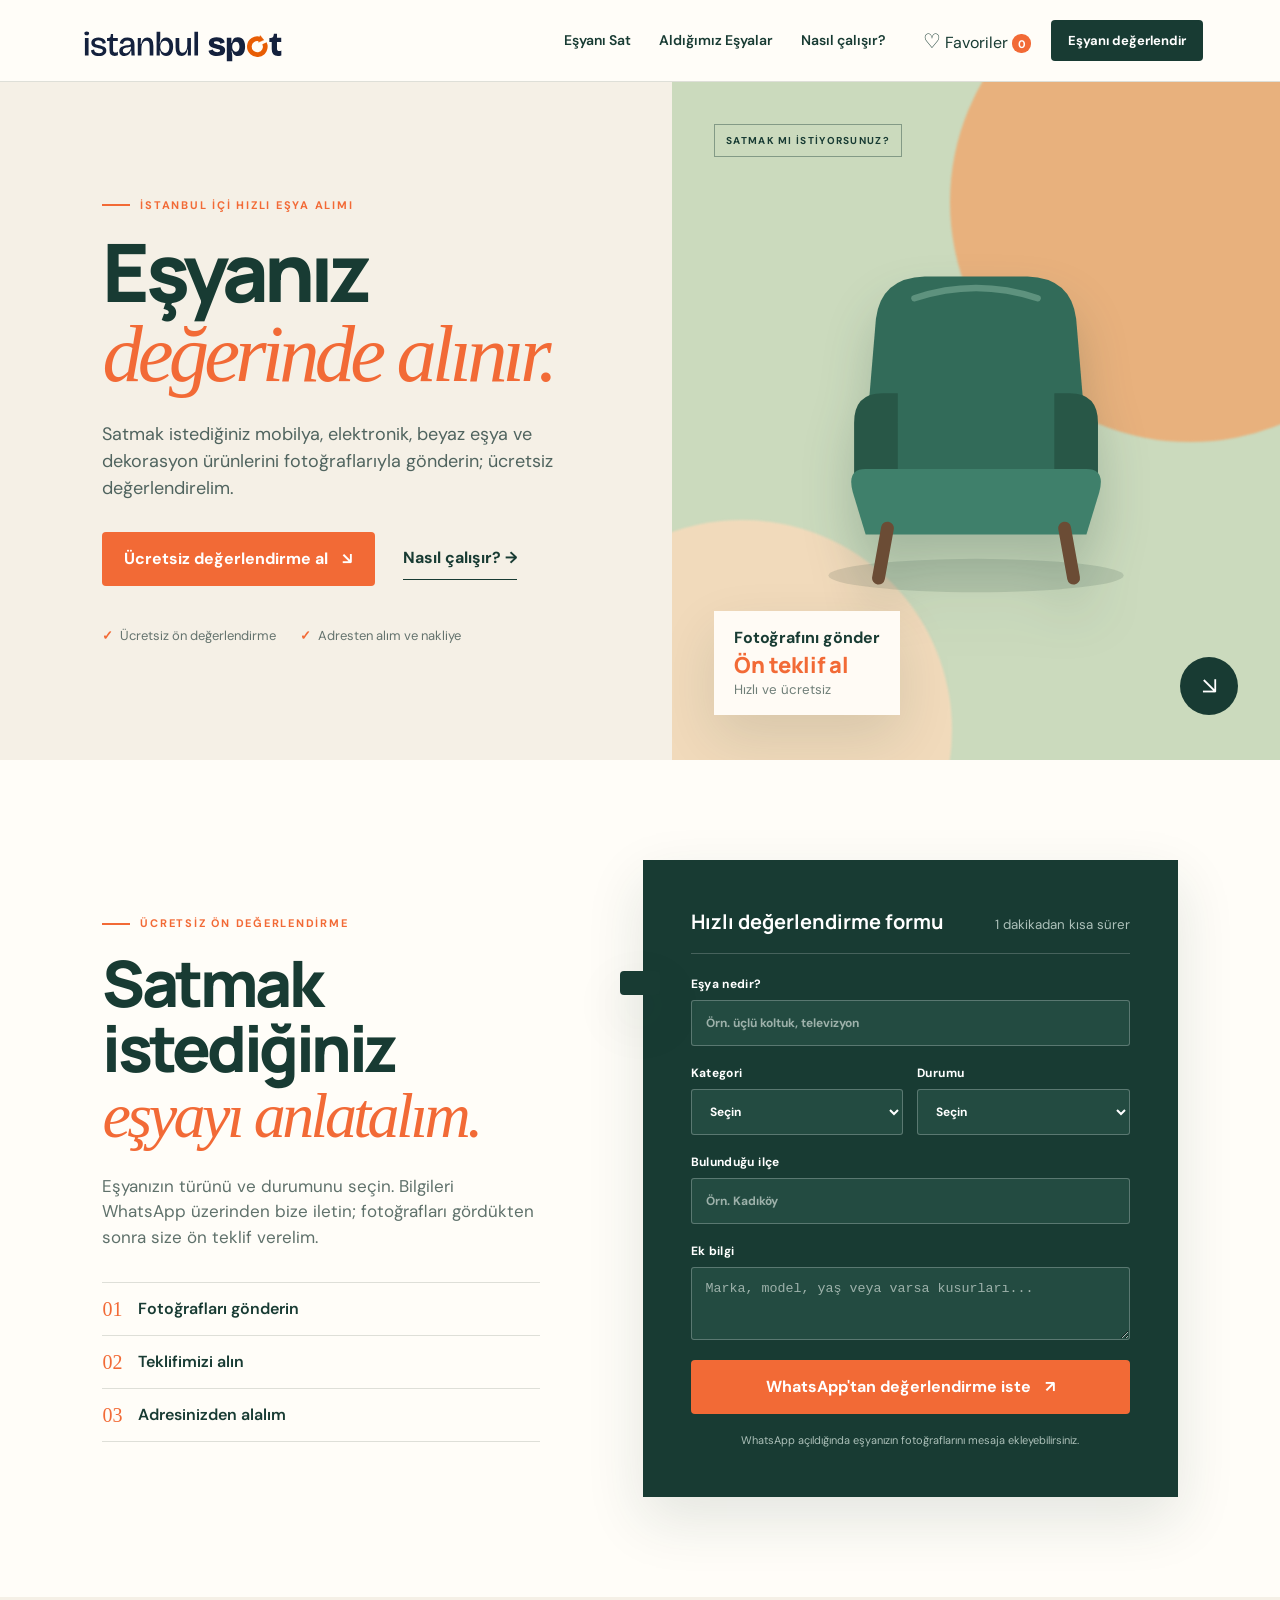
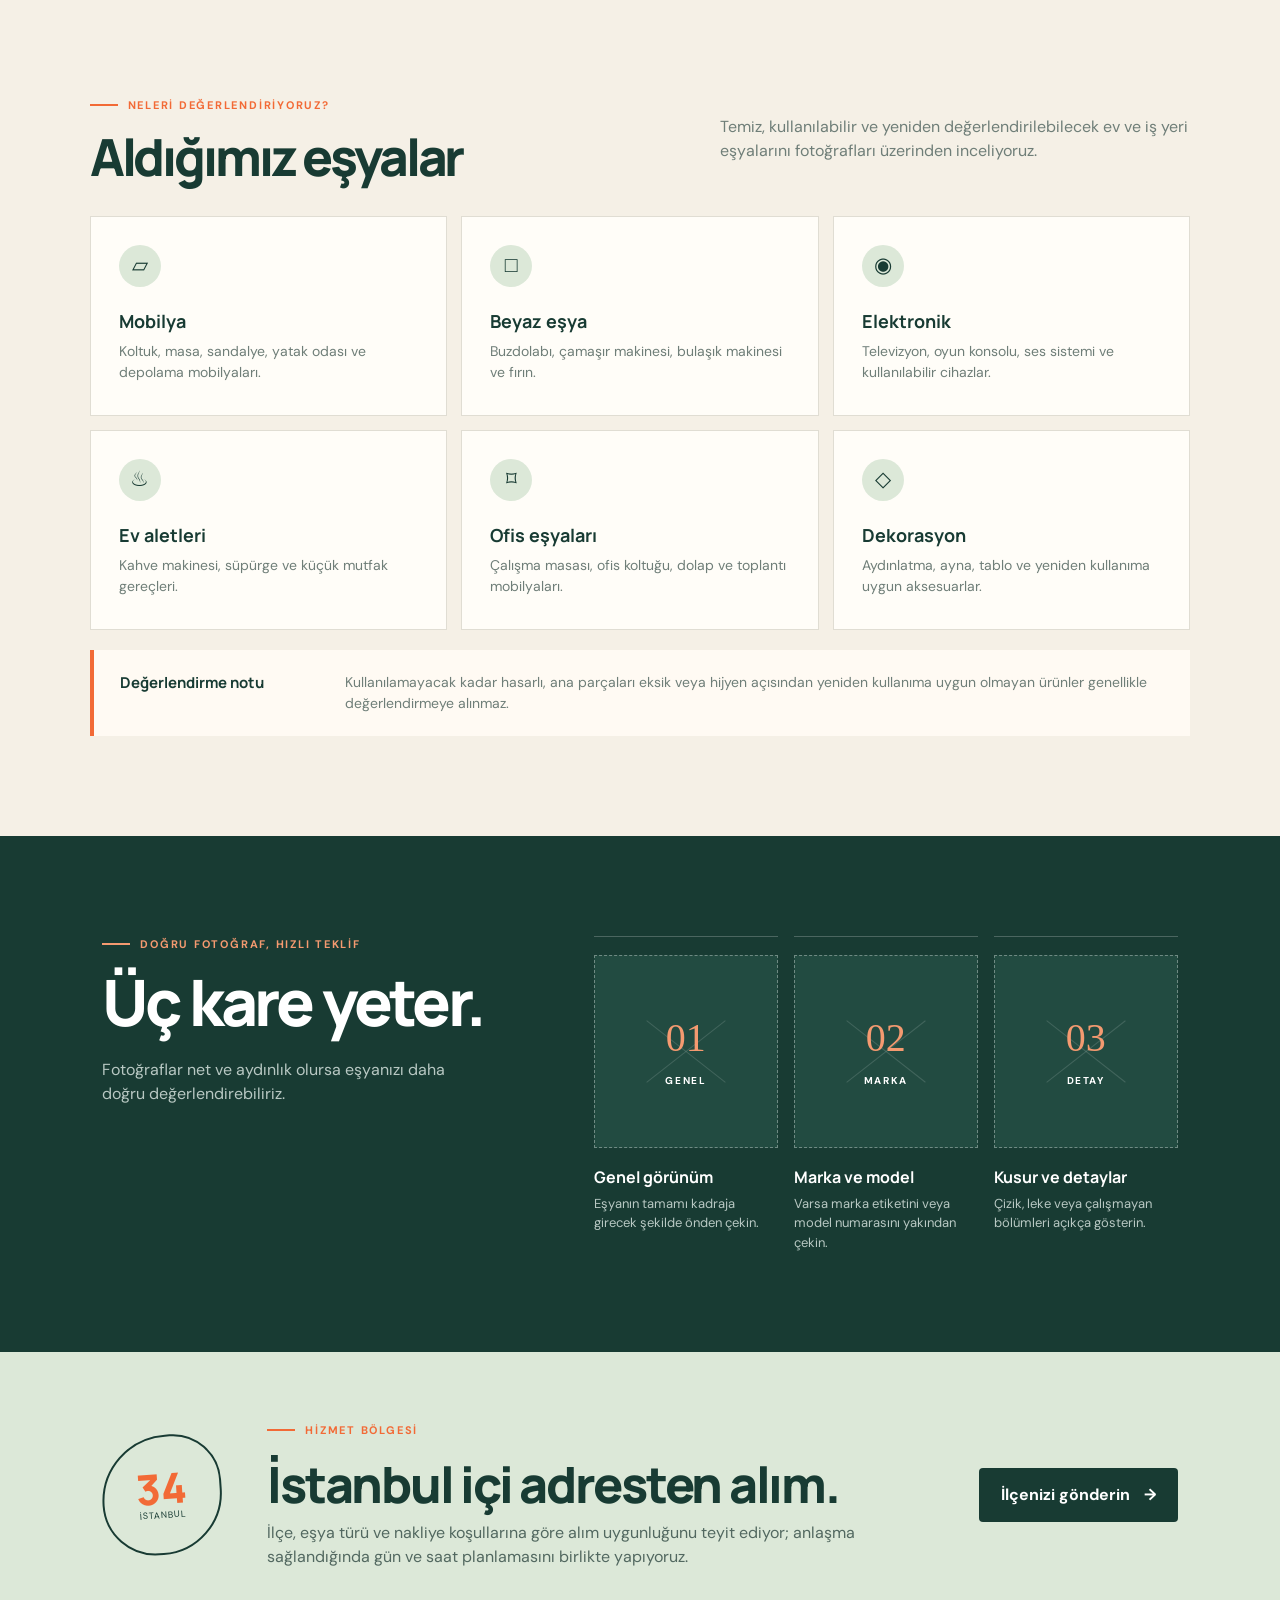
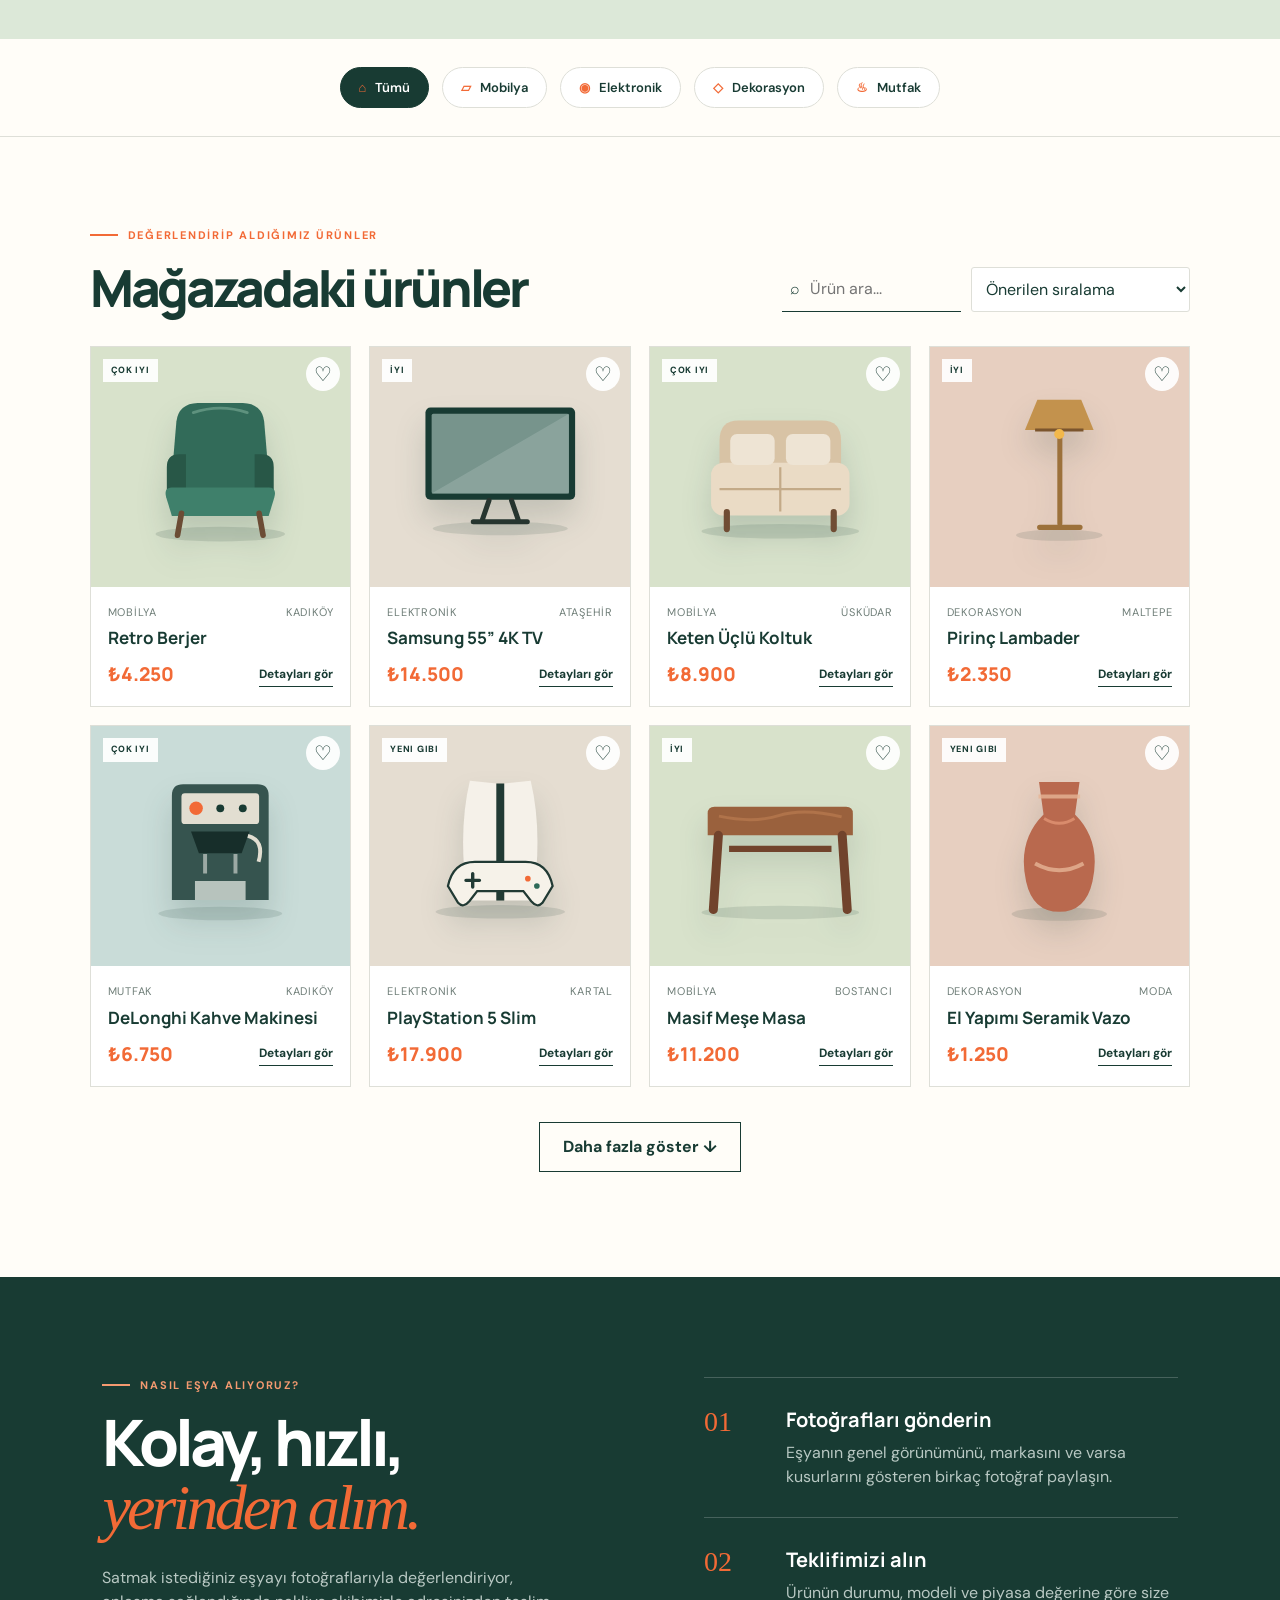
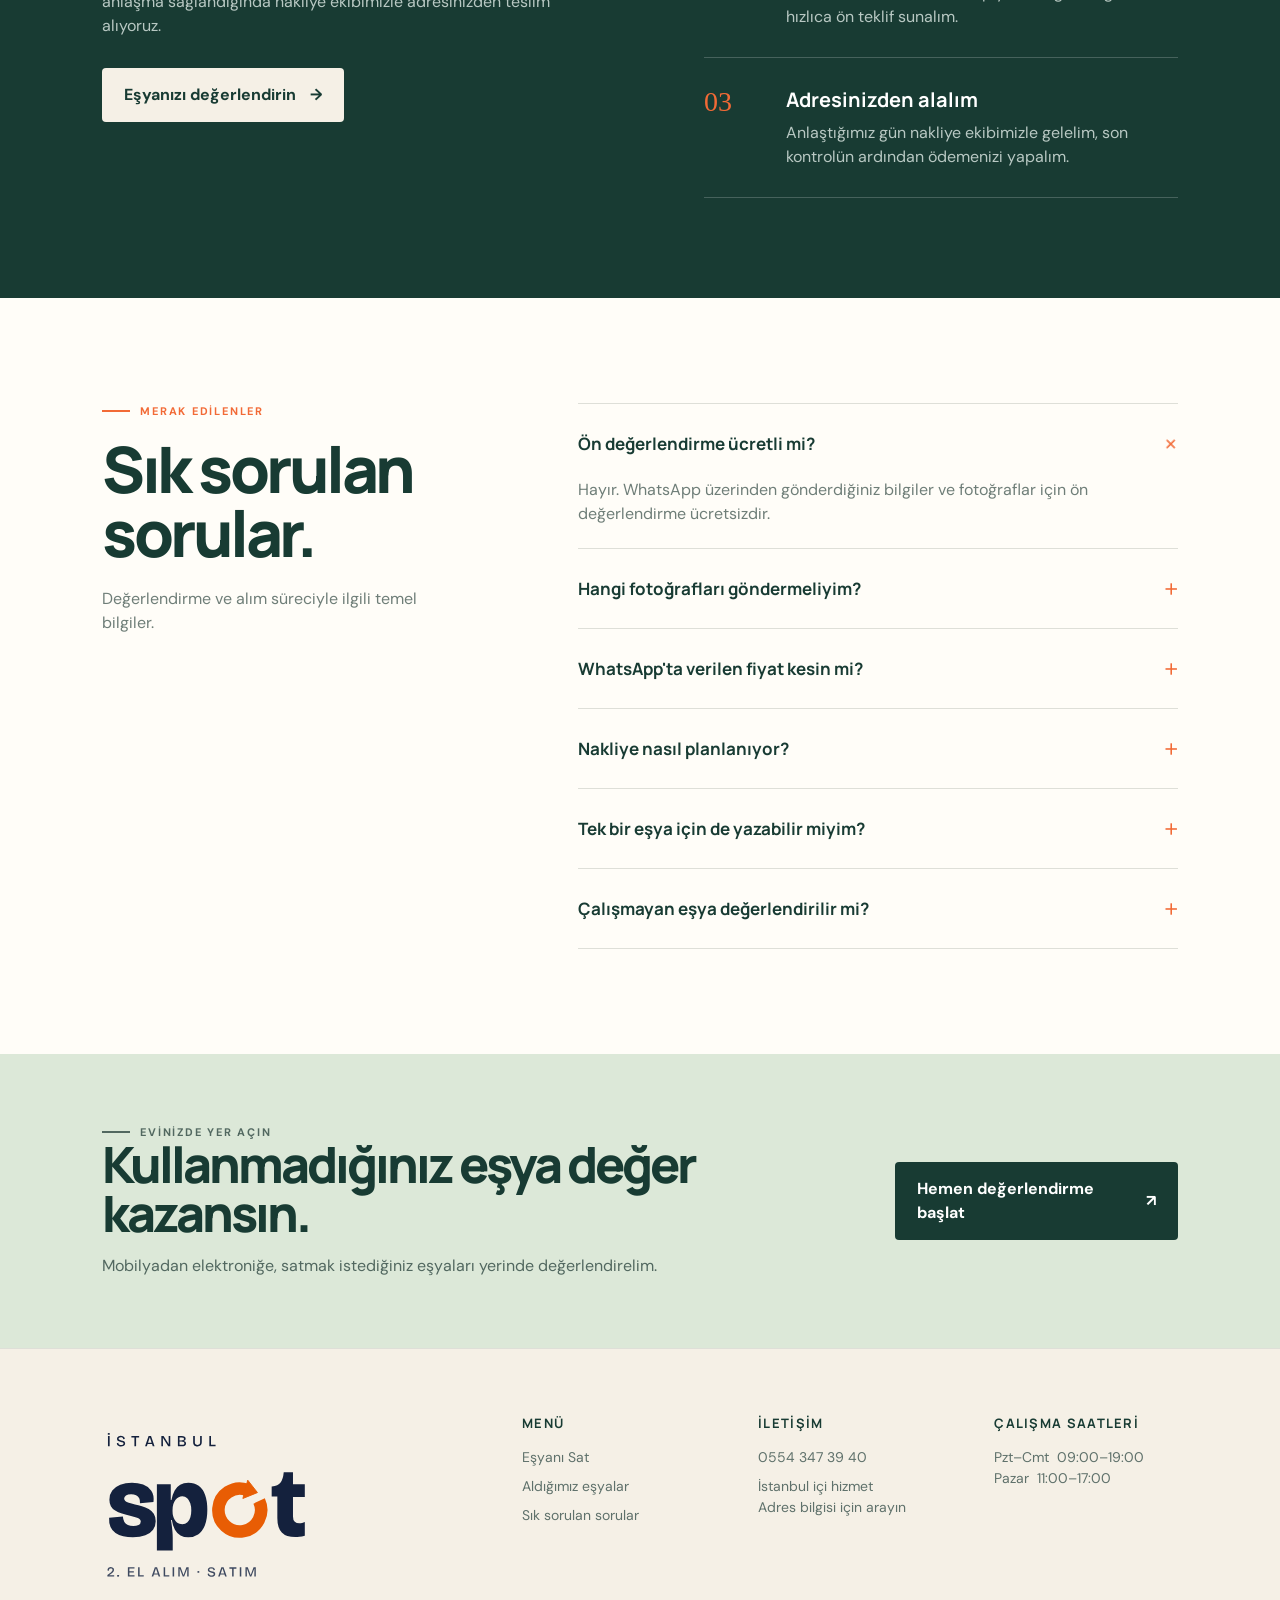
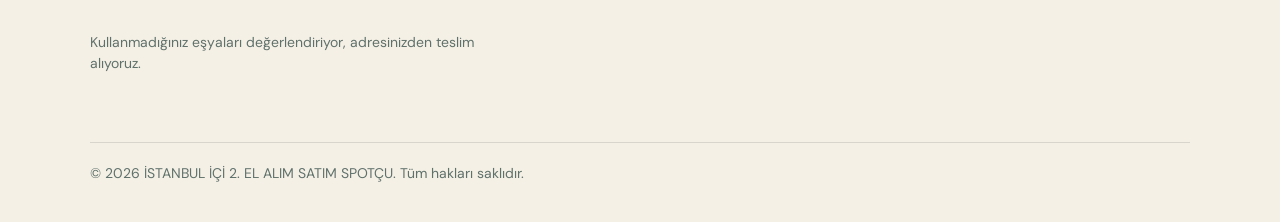
<file: index.html>
<!doctype html>
<html lang="tr">
<head>
  <meta charset="utf-8">
  <meta name="viewport" content="width=device-width, initial-scale=1">
  <meta name="description" content="İstanbul içinde ikinci el mobilya, elektronik ve ev eşyalarınızı yerinden değerlendiriyor, uygun bulunan ürünleri nakit alıyoruz.">
  <meta name="theme-color" content="#173c33">
  <meta property="og:title" content="İSTANBUL İÇİ 2. EL ALIM SATIM SPOTÇU">
  <meta property="og:description" content="Satmak istediğiniz eşyaları fotoğraflarıyla gönderin; ücretsiz ön değerlendirme alın.">
  <meta property="og:type" content="website">
  <meta property="og:url" content="https://xn--istanbulii2eleyaalmsatm-59b37pea64j.com/">
  <meta property="og:image" content="https://xn--istanbulii2eleyaalmsatm-59b37pea64j.com/paylasim-onizleme.png">
  <meta property="og:image:width" content="1200">
  <meta property="og:image:height" content="630">
  <meta property="og:image:type" content="image/png">
  <meta property="og:image:alt" content="İstanbul Spot - İkinci el eşyanız adresinizden alınır">
  <meta name="twitter:card" content="summary_large_image">
  <meta name="twitter:title" content="İSTANBUL İÇİ 2. EL ALIM SATIM SPOTÇU">
  <meta name="twitter:description" content="Satmak istediğiniz eşyaları fotoğraflarıyla gönderin; ücretsiz ön değerlendirme alın.">
  <meta name="twitter:image" content="https://xn--istanbulii2eleyaalmsatm-59b37pea64j.com/paylasim-onizleme.png">
  <link rel="canonical" href="https://xn--istanbulii2eleyaalmsatm-59b37pea64j.com/">
  <title>İSTANBUL İÇİ 2. EL ALIM SATIM SPOTÇU | Eşyanız değerinde alınır</title>
  <link rel="icon" href="[data-uri]" type="image/svg+xml">
  <link rel="preconnect" href="https://fonts.googleapis.com">
  <link rel="preconnect" href="https://fonts.gstatic.com" crossorigin>
  <link href="https://fonts.googleapis.com/css2?family=DM+Sans:wght@400;500;600;700&family=Manrope:wght@600;700;800&display=swap" rel="stylesheet">
  <style>
:root{--ink:#183b33;--ink-2:#245248;--cream:#f5f0e6;--paper:#fffdf8;--orange:#f26a36;--orange-dark:#d85225;--sage:#dce8d8;--muted:#6f7e78;--line:#dedfd8;--white:#fff;--shadow:0 22px 55px rgba(24,59,51,.12)}
*{box-sizing:border-box}html{scroll-behavior:smooth}body{margin:0;background:var(--paper);color:var(--ink);font-family:"DM Sans",sans-serif;line-height:1.5}button,input,select{font:inherit}button,a{tap-highlight-color:transparent}a{color:inherit;text-decoration:none}.site-header{height:82px;display:flex;align-items:center;gap:32px;padding:0 clamp(24px,6vw,92px);border-bottom:1px solid var(--line);background:rgba(255,253,248,.93);backdrop-filter:blur(15px);position:sticky;top:0;z-index:50}.brand{display:flex;align-items:center;gap:10px;font-family:Manrope,sans-serif;font-size:20px;font-weight:600;white-space:nowrap}.brand strong{color:var(--orange)}.brand-mark{display:grid;place-items:center;width:34px;height:34px;border-radius:50% 50% 50% 14%;background:var(--ink);color:var(--cream);font-weight:800;transform:rotate(-8deg)}.main-nav{display:flex;gap:28px;margin-left:auto}.main-nav a{font-size:14px;font-weight:600}.main-nav a:hover{color:var(--orange)}.header-actions{display:flex;align-items:center;gap:14px}.favorites-button{border:0;background:transparent;color:var(--ink);cursor:pointer}.favorites-button span{font-size:20px}.favorites-button b{display:inline-grid;place-items:center;min-width:19px;height:19px;padding:0 5px;border-radius:9px;background:var(--orange);color:white;font-size:11px}.button{display:inline-flex;align-items:center;justify-content:center;gap:14px;border:0;border-radius:4px;padding:15px 22px;font-weight:700;cursor:pointer;transition:.2s transform,.2s background}.button:hover{transform:translateY(-2px)}.button-small{padding:11px 17px;font-size:13px}.button-dark{background:var(--ink);color:white}.button-dark:hover{background:var(--ink-2)}.button-accent{background:var(--orange);color:white}.button-accent:hover{background:var(--orange-dark)}.menu-button{display:none;margin-left:auto;border:0;background:transparent;font-size:25px;color:var(--ink)}
.hero{min-height:630px;display:grid;grid-template-columns:1.05fr .95fr;background:var(--cream);overflow:hidden}.hero-copy{padding:clamp(70px,9vw,130px) clamp(28px,8vw,125px)}.eyebrow{display:flex;align-items:center;gap:10px;margin:0 0 18px;text-transform:uppercase;letter-spacing:.16em;font-weight:700;font-size:11px;color:var(--orange)}.eyebrow span{width:28px;height:2px;background:currentColor}.hero h1,.section-heading h2,.why-section h2,.sell-banner h2{font:800 clamp(48px,6.3vw,90px)/.98 Manrope,sans-serif;letter-spacing:-.06em;margin:0}.hero h1 em,.why-section h2 em{font-family:Georgia,serif;font-weight:400;color:var(--orange)}.hero-lead{font-size:18px;max-width:550px;color:#50645f;margin:28px 0 30px}.hero-actions{display:flex;align-items:center;gap:28px}.text-link{font-weight:700;border-bottom:1px solid var(--ink);padding:9px 0}.trust-row{display:flex;gap:24px;margin-top:40px;font-size:13px;color:#64736e}.trust-row b{color:var(--orange);margin-right:4px}.hero-showcase{position:relative;min-height:630px;background:#cbdabd;overflow:hidden;display:flex;align-items:center;justify-content:center}.blob{position:absolute;border-radius:50%;filter:blur(1px)}.blob-one{width:480px;height:480px;background:#e8b17d;right:-150px;top:-120px}.blob-two{width:420px;height:420px;background:#f1dabb;left:-140px;bottom:-180px}.showcase-tag{position:absolute;top:42px;left:42px;padding:8px 11px;border:1px solid rgba(24,59,51,.4);font-size:10px;letter-spacing:.13em;font-weight:700}.hero-product{position:relative;width:min(76%,520px);filter:drop-shadow(0 30px 25px rgba(24,59,51,.22));z-index:2}.price-card{position:absolute;z-index:3;left:42px;bottom:45px;background:rgba(255,253,248,.95);padding:15px 20px;box-shadow:var(--shadow);display:grid}.price-card span{font-weight:700}.price-card strong{font:800 22px Manrope;color:var(--orange)}.price-card small{color:var(--muted)}.round-link{position:absolute;right:42px;bottom:45px;width:58px;height:58px;border:0;border-radius:50%;background:var(--ink);color:white;font-size:24px;cursor:pointer;z-index:3}.category-strip{display:flex;justify-content:center;gap:13px;padding:28px 24px;border-bottom:1px solid var(--line);overflow:auto}.category-pill{display:flex;align-items:center;gap:9px;background:white;border:1px solid var(--line);border-radius:99px;padding:10px 18px;white-space:nowrap;color:var(--ink);font-size:13px;font-weight:600;cursor:pointer}.category-pill span{color:var(--orange)}.category-pill.active,.category-pill:hover{background:var(--ink);color:white;border-color:var(--ink)}
.products-section{padding:90px clamp(24px,7vw,110px) 105px}.section-heading{display:flex;align-items:flex-end;justify-content:space-between;gap:25px;margin-bottom:34px}.section-heading h2{font-size:clamp(38px,4vw,58px)}.product-tools{display:flex;gap:10px}.search-box{display:flex;align-items:center;gap:8px;border-bottom:1px solid var(--ink);padding:8px}.search-box input{border:0;outline:0;background:transparent;width:145px;color:var(--ink)}select{border:1px solid var(--line);background:white;padding:10px;border-radius:3px;color:var(--ink)}.product-grid{display:grid;grid-template-columns:repeat(4,1fr);gap:18px}.product-card{background:white;border:1px solid var(--line);overflow:hidden;transition:.25s transform,.25s box-shadow}.product-card:hover{transform:translateY(-5px);box-shadow:var(--shadow)}.product-image{height:240px;position:relative;display:grid;place-items:center;overflow:hidden;cursor:pointer}.product-image svg{width:78%;height:78%;filter:drop-shadow(0 18px 15px rgba(24,59,51,.16));transition:.3s transform}.product-card:hover .product-image svg{transform:scale(1.04)}.product-photo{width:100%;height:100%;object-fit:cover;display:block}.product-image.mobilya{background:#d8e2cb}.product-image.elektronik{background:#e5ddd1}.product-image.dekorasyon{background:#e7cfc0}.product-image.mutfak{background:#c9dcd8}.condition{position:absolute;z-index:2;top:12px;left:12px;padding:5px 8px;background:rgba(255,255,255,.92);font-size:9px;font-weight:800;letter-spacing:.08em}.favorite-toggle{position:absolute;z-index:2;top:10px;right:10px;width:34px;height:34px;border:0;border-radius:50%;background:rgba(255,255,255,.92);font-size:20px;color:var(--ink);cursor:pointer}.favorite-toggle.active{background:var(--orange);color:white}.product-info{padding:17px 17px 19px}.product-meta{display:flex;justify-content:space-between;color:var(--muted);font-size:11px;text-transform:uppercase;letter-spacing:.07em}.product-info h3{font:700 17px Manrope;margin:6px 0 12px}.product-bottom{display:flex;align-items:center;justify-content:space-between}.product-bottom strong{font:800 19px Manrope;color:var(--orange)}.details-button{border:0;border-bottom:1px solid var(--ink);background:transparent;color:var(--ink);font-size:12px;font-weight:700;cursor:pointer;padding:3px 0}.load-more{display:block;margin:35px auto 0;border:1px solid var(--ink);background:transparent;color:var(--ink);padding:12px 23px;font-weight:700;cursor:pointer}.load-more:hover{background:var(--ink);color:white}.empty-state{text-align:center;padding:50px;color:var(--muted)}
.why-section{display:grid;grid-template-columns:1fr 1fr;background:var(--ink);color:white;padding:100px clamp(24px,8vw,125px);gap:clamp(50px,10vw,150px)}.eyebrow.light{color:#f49a70}.why-section h2{font-size:clamp(42px,5vw,68px)}.why-intro>p:not(.eyebrow){color:#b8c8c3;max-width:520px;margin:26px 0 30px}.button-cream{background:var(--cream);color:var(--ink)}.process-list article{display:grid;grid-template-columns:62px 1fr;gap:20px;border-top:1px solid rgba(255,255,255,.2);padding:28px 0}.process-list article:last-child{border-bottom:1px solid rgba(255,255,255,.2)}.process-list article>span{font:400 28px Georgia;color:var(--orange)}.process-list h3{font:700 20px Manrope;margin:0 0 8px}.process-list p{margin:0;color:#b8c8c3}.sell-banner{display:flex;align-items:center;justify-content:space-between;gap:30px;background:var(--sage);padding:70px clamp(24px,8vw,125px)}.sell-banner h2{font-size:clamp(32px,4vw,50px)}.sell-banner p{color:#526860;margin-bottom:0}footer{display:grid;grid-template-columns:2fr repeat(3,1fr);gap:40px;padding:65px clamp(24px,7vw,110px) 30px;background:#112e28;color:#d9e3df}footer h3{font:700 13px Manrope;text-transform:uppercase;letter-spacing:.1em;color:white;margin:0 0 15px}footer a,footer p{display:block;color:#9fb2ac;margin:0 0 8px;font-size:14px}.footer-brand p{margin-top:18px}.copyright{grid-column:1/-1;border-top:1px solid rgba(255,255,255,.12);padding-top:20px;margin-top:20px!important}
dialog{width:min(880px,92vw);border:0;padding:0;background:var(--paper);color:var(--ink);box-shadow:0 25px 90px rgba(0,0,0,.3)}dialog::backdrop{background:rgba(10,30,25,.72);backdrop-filter:blur(4px)}.dialog-close{position:absolute;z-index:5;top:14px;right:14px;width:40px;height:40px;border:0;border-radius:50%;background:white;font-size:25px;cursor:pointer}.dialog-layout{display:grid;grid-template-columns:1fr 1fr}.dialog-visual{min-height:460px;display:grid;place-items:center}.dialog-visual svg{width:80%;filter:drop-shadow(0 25px 18px rgba(24,59,51,.18))}.dialog-copy{padding:60px 45px}.dialog-copy .eyebrow{margin-bottom:12px}.dialog-copy h2{font:800 36px/1.1 Manrope;margin:0 0 12px}.dialog-price{font:800 30px Manrope;color:var(--orange);margin:15px 0}.dialog-description{color:var(--muted)}.specs{display:grid;grid-template-columns:1fr 1fr;border-top:1px solid var(--line);border-bottom:1px solid var(--line);margin:22px 0;padding:17px 0;gap:14px}.specs span{font-size:12px;color:var(--muted)}.specs b{display:block;color:var(--ink);font-size:14px}.dialog-actions{display:flex;gap:10px}.toast{position:fixed;left:50%;bottom:25px;z-index:100;transform:translate(-50%,120px);background:var(--ink);color:white;padding:12px 20px;border-radius:4px;box-shadow:var(--shadow);transition:.3s transform}.toast.show{transform:translate(-50%,0)}
@media(max-width:1000px){.main-nav{display:none}.product-grid{grid-template-columns:repeat(2,1fr)}.hero{grid-template-columns:1fr}.hero-showcase{min-height:520px}.why-section{grid-template-columns:1fr}.header-actions .favorites-button{display:none}}
@media(max-width:680px){.site-header{height:70px;padding:0 18px}.menu-button{display:block}.header-actions .button{display:none}.main-nav.open{position:absolute;display:grid;top:70px;left:0;right:0;background:var(--paper);padding:22px;border-bottom:1px solid var(--line);margin:0}.hero-copy{padding:65px 24px}.hero h1{font-size:52px}.hero-lead{font-size:16px}.hero-actions{align-items:flex-start;flex-direction:column;gap:15px}.trust-row{flex-direction:column;gap:8px}.hero-showcase{min-height:430px}.showcase-tag{top:25px;left:22px}.price-card{left:22px;bottom:24px}.round-link{right:22px;bottom:24px}.category-strip{justify-content:flex-start}.products-section{padding:65px 18px}.section-heading{align-items:flex-start;flex-direction:column}.product-tools{width:100%;flex-direction:column}.search-box input{width:100%}.product-grid{grid-template-columns:1fr 1fr;gap:10px}.product-image{height:180px}.product-info{padding:13px}.product-info h3{font-size:14px}.product-bottom{align-items:flex-start;flex-direction:column;gap:6px}.why-section{padding:70px 24px}.sell-banner{align-items:flex-start;flex-direction:column;padding:55px 24px}footer{grid-template-columns:1fr 1fr}.footer-brand{grid-column:1/-1}.dialog-layout{grid-template-columns:1fr}.dialog-visual{min-height:260px}.dialog-copy{padding:35px 24px}.dialog-copy h2{font-size:28px}}
@media(max-width:420px){.product-grid{grid-template-columns:1fr}.product-image{height:260px}}
.brand-logo{width:52px;height:52px;object-fit:cover;border-radius:50%;box-shadow:0 0 0 2px rgba(224,170,75,.35);flex:0 0 auto}.footer-brand .brand-logo{width:72px;height:72px}button,a{-webkit-tap-highlight-color:transparent}

.valuation-section{display:grid;grid-template-columns:.9fr 1.1fr;gap:clamp(45px,8vw,120px);padding:100px clamp(24px,8vw,125px);background:#fffdf8;align-items:center}.valuation-copy h2{font:800 clamp(40px,5vw,68px)/1.02 Manrope,sans-serif;letter-spacing:-.055em;margin:0}.valuation-copy h2 em{font-family:Georgia,serif;font-weight:400;color:var(--orange)}.valuation-copy>p:not(.eyebrow){color:#5f716b;max-width:560px;margin:25px 0 32px;font-size:17px}.valuation-highlights{display:grid;gap:0;border-top:1px solid var(--line)}.valuation-highlights span{display:flex;align-items:center;gap:16px;padding:14px 0;border-bottom:1px solid var(--line);font-weight:600}.valuation-highlights b{font:400 20px Georgia;color:var(--orange)}.valuation-form{background:var(--ink);color:white;padding:clamp(28px,4vw,48px);box-shadow:var(--shadow);display:grid;gap:18px}.form-title{display:flex;align-items:end;justify-content:space-between;gap:15px;border-bottom:1px solid rgba(255,255,255,.2);padding-bottom:18px;margin-bottom:3px}.form-title span{font:700 20px Manrope}.form-title small,.form-note{color:#acc0b9}.valuation-form label{display:grid;gap:7px;font-size:12px;font-weight:700;letter-spacing:.03em}.valuation-form input,.valuation-form select,.valuation-form textarea{width:100%;border:1px solid rgba(255,255,255,.25);background:#234b41;color:white;padding:13px 14px;border-radius:3px;outline:none;resize:vertical}.valuation-form input::placeholder,.valuation-form textarea::placeholder{color:#9db1aa}.valuation-form input:focus,.valuation-form select:focus,.valuation-form textarea:focus{border-color:var(--orange)}.valuation-form select option{color:#183b33;background:white}.form-row{display:grid;grid-template-columns:1fr 1fr;gap:14px}.valuation-form .button{margin-top:2px}.form-note{font-size:11px;text-align:center}.round-link{display:grid;place-items:center}
.site-header>.brand{font-size:15px}.footer-brand .brand{font-size:16px}

@media(max-width:1000px){.valuation-section{grid-template-columns:1fr}.valuation-copy{max-width:700px}}
@media(max-width:680px){.valuation-section{padding:70px 24px}.form-row{grid-template-columns:1fr}.valuation-form{padding:28px 20px}.form-title{align-items:flex-start;flex-direction:column}.brand{font-size:15px;gap:7px}.brand-logo{width:44px;height:44px}.site-header{gap:10px}}

.accepted-section{padding:100px clamp(24px,7vw,110px);background:#f5f0e6}.accepted-heading{align-items:center}.section-intro{max-width:470px;color:var(--muted);margin:0}.accepted-grid{display:grid;grid-template-columns:repeat(3,1fr);gap:14px}.accepted-grid article{background:var(--paper);padding:28px;border:1px solid #e0ddd3;min-height:200px;transition:.2s transform,.2s box-shadow}.accepted-grid article:hover{transform:translateY(-4px);box-shadow:var(--shadow)}.accepted-icon{display:grid;place-items:center;width:42px;height:42px;border-radius:50%;background:var(--sage);color:var(--ink);font-size:21px}.accepted-grid h3{font:700 18px Manrope;margin:22px 0 8px}.accepted-grid p{color:var(--muted);margin:0;font-size:14px}.not-accepted{display:grid;grid-template-columns:200px 1fr;gap:25px;margin-top:20px;padding:22px 26px;border-left:4px solid var(--orange);background:#fffaf3}.not-accepted strong{font:700 15px Manrope}.not-accepted p{margin:0;color:var(--muted);font-size:14px}
.photo-guide{display:grid;grid-template-columns:.8fr 1.2fr;gap:clamp(45px,8vw,120px);padding:100px clamp(24px,8vw,125px);background:#183b33;color:white}.photo-guide-title h2{font:800 clamp(42px,5vw,68px)/1 Manrope;margin:0;letter-spacing:-.05em}.photo-guide-title>p:last-child{color:#b8c8c3;max-width:420px;margin-top:24px}.photo-steps{display:grid;grid-template-columns:repeat(3,1fr);gap:16px}.photo-steps article{border-top:1px solid rgba(255,255,255,.22);padding-top:18px}.photo-frame{aspect-ratio:1/1.05;border:1px dashed rgba(255,255,255,.35);background:#224b41;display:flex;flex-direction:column;align-items:center;justify-content:center;gap:12px;position:relative;overflow:hidden}.photo-frame:before,.photo-frame:after{content:"";position:absolute;width:55%;height:1px;background:rgba(255,255,255,.14);transform:rotate(38deg)}.photo-frame:after{transform:rotate(-38deg)}.photo-frame span{font:400 40px Georgia;color:#f49a70;z-index:1}.photo-frame b{font-size:10px;letter-spacing:.16em;z-index:1}.photo-steps h3{font:700 16px Manrope;margin:18px 0 6px}.photo-steps p{color:#b8c8c3;font-size:13px;margin:0}.service-area{display:grid;grid-template-columns:auto 1fr auto;align-items:center;gap:45px;padding:70px clamp(24px,8vw,125px);background:var(--sage)}.area-mark{width:120px;height:120px;border:2px solid var(--ink);border-radius:58% 42% 54% 46%;display:grid;place-items:center;align-content:center;transform:rotate(-4deg)}.area-mark span{font:800 42px/1 Manrope;color:var(--orange)}.area-mark small{font-size:9px;letter-spacing:.12em}.service-area h2{font:800 clamp(30px,4vw,50px)/1.08 Manrope;letter-spacing:-.045em;margin:0 0 10px}.service-area p:not(.eyebrow){color:#526860;margin:0;max-width:670px}
.faq-section{display:grid;grid-template-columns:.75fr 1.25fr;gap:clamp(45px,9vw,140px);padding:105px clamp(24px,8vw,125px);background:var(--paper)}.faq-heading{position:sticky;top:120px;align-self:start}.faq-heading h2{font:800 clamp(42px,5vw,68px)/1 Manrope;letter-spacing:-.055em;margin:0}.faq-heading>p:last-child{color:var(--muted);margin-top:22px}.faq-list{border-top:1px solid var(--line)}.faq-list details{border-bottom:1px solid var(--line);padding:0}.faq-list summary{display:flex;justify-content:space-between;align-items:center;gap:20px;list-style:none;cursor:pointer;padding:22px 0;font:700 17px Manrope}.faq-list summary::-webkit-details-marker{display:none}.faq-list summary span{font:400 25px Manrope;color:var(--orange);transition:.2s transform}.faq-list details[open] summary span{transform:rotate(45deg)}.faq-list details p{color:var(--muted);margin:-5px 40px 22px 0;max-width:650px}.mobile-action-bar{display:none}
@media(max-width:1000px){.accepted-grid{grid-template-columns:repeat(2,1fr)}.photo-guide{grid-template-columns:1fr}.service-area{grid-template-columns:auto 1fr}.service-area .button{grid-column:2}.faq-section{grid-template-columns:1fr}.faq-heading{position:static}.photo-steps{max-width:720px}}
@media(max-width:680px){body{padding-bottom:68px}.accepted-section,.photo-guide,.faq-section{padding:70px 20px}.accepted-heading{align-items:flex-start}.accepted-grid{grid-template-columns:1fr}.accepted-grid article{min-height:auto}.not-accepted{grid-template-columns:1fr;gap:7px}.photo-steps{grid-template-columns:1fr}.photo-steps article{display:grid;grid-template-columns:120px 1fr;column-gap:16px}.photo-frame{grid-row:1/3}.photo-steps h3{margin:15px 0 5px}.service-area{grid-template-columns:1fr;padding:55px 24px;gap:25px}.service-area .button{grid-column:1}.area-mark{width:92px;height:92px}.faq-list summary{font-size:15px}.mobile-action-bar{position:fixed;display:grid;grid-template-columns:.75fr 1fr 1.25fr;left:0;right:0;bottom:0;height:68px;background:white;border-top:1px solid var(--line);z-index:70;box-shadow:0 -8px 25px rgba(24,59,51,.12)}.mobile-action-bar a{display:flex;flex-direction:column;align-items:center;justify-content:center;gap:1px;font-size:11px;font-weight:700;border-right:1px solid var(--line)}.mobile-action-bar a span{font-size:19px;color:var(--orange)}.mobile-action-bar a.primary{background:var(--orange);color:white}.mobile-action-bar a.primary span{color:white}}
.brand-wordmark{display:block;width:210px;height:auto;max-height:52px}.footer-logo-link{display:inline-block}.footer-logo{display:block;width:min(230px,100%);height:auto}footer{background:#f5f0e6;color:var(--ink);border-top:1px solid var(--line)}footer h3{color:var(--ink)}footer a,footer p{color:#5f716b}.copyright{border-top-color:#d7d5cc!important}.site-header>.brand{font-size:inherit}.footer-brand .brand{font-size:inherit}@media(max-width:680px){.brand-wordmark{width:176px;max-height:44px}.footer-logo{width:190px}}

</style>
  <script type="application/ld+json">
    {"@context":"https://schema.org","@type":"Store","name":"İSTANBUL İÇİ 2. EL ALIM SATIM SPOTÇU","telephone":"+90 554 347 39 40","areaServed":{"@type":"City","name":"İstanbul"},"description":"İkinci el mobilya, elektronik, beyaz eşya ve ev eşyası değerlendirme ve alım hizmeti.","openingHours":["Mo-Sa 09:00-19:00","Su 11:00-17:00"]}
  </script>
</head>
<body>
<svg aria-hidden="true" width="0" height="0" style="position:absolute;overflow:hidden">
  <symbol id="chair" viewBox="0 0 360 300"><ellipse cx="180" cy="270" rx="115" ry="13" fill="#183b33" opacity=".13"/><path d="M102 70Q106 38 140 37h80q34 1 38 33l10 119H92z" fill="#326b59"/><path d="M85 151q0-23 22-23h12v78H85zM275 151q0-23-22-23h-12v78h34z" fill="#285747"/><path d="M94 187h172q15 0 10 18l-10 33H94l-10-33q-5-18 10-18" fill="#3f806b"/><path d="M111 233l-7 39M249 233l7 39" stroke="#6b4c35" stroke-width="10" stroke-linecap="round"/><path d="M132 54q48-16 96 0" fill="none" stroke="#5e927e" stroke-width="5" stroke-linecap="round"/></symbol>
  <symbol id="tv" viewBox="0 0 360 300"><ellipse cx="180" cy="260" rx="120" ry="12" fill="#183b33" opacity=".12"/><rect x="47" y="45" width="266" height="164" rx="9" fill="#183b33"/><rect x="58" y="56" width="244" height="142" rx="3" fill="#77948c"/><path d="M58 198 302 56v142z" fill="#9eb4ae" opacity=".5"/><path d="m160 210-12 35M200 210l12 35M132 248h96" stroke="#26352f" stroke-width="9" stroke-linecap="round"/></symbol>
  <symbol id="sofa" viewBox="0 0 360 300"><ellipse cx="180" cy="265" rx="140" ry="13" fill="#183b33" opacity=".12"/><path d="M72 104q0-36 34-36h148q34 0 34 36v105H72z" fill="#d8c3a5"/><rect x="57" y="143" width="246" height="94" rx="22" fill="#eadbc5"/><path d="M180 151v79M72 190h216" stroke="#c3aa88" stroke-width="4"/><path d="M85 231v30M275 231v30" stroke="#704d34" stroke-width="11" stroke-linecap="round"/><rect x="91" y="92" width="79" height="55" rx="12" fill="#eee4d4"/><rect x="190" y="92" width="79" height="55" rx="12" fill="#eee4d4"/></symbol>
  <symbol id="lamp" viewBox="0 0 360 300"><ellipse cx="180" cy="272" rx="77" ry="10" fill="#183b33" opacity=".12"/><path d="M181 83v168M145 258h72" stroke="#9c713b" stroke-width="9" stroke-linecap="round"/><path d="M119 85h122l-22-54h-78z" fill="#c3924d"/><path d="M137 85h86" stroke="#7b552d" stroke-width="5"/><circle cx="180" cy="92" r="9" fill="#f2b84b"/></symbol>
  <symbol id="coffee" viewBox="0 0 360 300"><ellipse cx="180" cy="269" rx="110" ry="12" fill="#183b33" opacity=".12"/><path d="M94 59q0-20 20-20h132q20 0 20 20v186H94z" fill="#36544f"/><rect x="111" y="55" width="138" height="55" rx="6" fill="#e2ded1"/><circle cx="137" cy="82" r="12" fill="#f26a36"/><circle cx="180" cy="82" r="7" fill="#183b33"/><circle cx="220" cy="82" r="7" fill="#183b33"/><path d="M128 123h104l-14 39h-76z" fill="#172e2a"/><path d="M153 163v35M207 163v35" stroke="#9ca9a4" stroke-width="7"/><path d="M135 211h90v34h-90z" fill="#b7c3bd"/><path d="M229 131q30 8 19 46" fill="none" stroke="#e2ded1" stroke-width="7"/></symbol>
  <symbol id="console" viewBox="0 0 360 300"><ellipse cx="180" cy="266" rx="115" ry="12" fill="#183b33" opacity=".12"/><path d="M126 33q-22 91-4 213h51V38z" fill="#f5f1e9"/><path d="M234 33q22 91 4 213h-51V38z" fill="#f5f1e9"/><path d="M173 38h14v208h-14z" fill="#213a34"/><path d="M87 220q9-43 48-43h90q39 0 48 43l-18 30q-9 10-20-3l-14-18h-82l-14 18q-11 13-20 3z" fill="#f6f2e9" stroke="#213a34" stroke-width="4"/><circle cx="229" cy="207" r="5" fill="#f26a36"/><circle cx="245" cy="220" r="5" fill="#2d6a58"/><path d="M119 210h24M131 198v24" stroke="#213a34" stroke-width="6" stroke-linecap="round"/></symbol>
  <symbol id="table" viewBox="0 0 360 300"><ellipse cx="180" cy="267" rx="140" ry="12" fill="#183b33" opacity=".12"/><path d="M51 91q0-12 12-12h234q12 0 12 12v39H51z" fill="#9a613d"/><path d="M70 130 61 262M290 130l9 132" stroke="#71432c" stroke-width="16" stroke-linecap="round"/><path d="M89 154h182" stroke="#71432c" stroke-width="11"/><path d="M71 96q62 13 106-1t112 2" fill="none" stroke="#ba7b50" stroke-width="5" opacity=".7"/></symbol>
  <symbol id="vase" viewBox="0 0 360 300"><ellipse cx="180" cy="270" rx="85" ry="12" fill="#183b33" opacity=".12"/><path d="M144 35h72l-8 58q47 47 31 119-12 54-59 54t-59-54q-16-72 31-119z" fill="#b9694e"/><path d="M143 61h74M137 180q43 24 86 0" fill="none" stroke="#e6b495" stroke-width="7" opacity=".8"/><path d="M153 100q27 17 54 0" fill="none" stroke="#d98b6c" stroke-width="5"/></symbol>
</svg>
  <header class="site-header">
    <a class="brand" href="#anasayfa" aria-label="İSTANBUL İÇİ 2. EL ALIM SATIM SPOTÇU ana sayfa">
      <img class="brand-wordmark" src="[data-uri]" alt="İstanbul Spot">
    </a>
    <button class="menu-button" type="button" aria-label="Menüyü aç" aria-expanded="false">☰</button>
    <nav class="main-nav" aria-label="Ana menü">
      <a href="#degerlendirme">Eşyanı Sat</a>
      <a href="#aldigimiz-esyalar">Aldığımız Eşyalar</a>
      <a href="#nasil-calisir">Nasıl çalışır?</a>
    </nav>
    <div class="header-actions">
      <button class="favorites-button" type="button" aria-label="Favorileri göster">
        <span aria-hidden="true">♡</span> Favoriler <b id="favoriteCount">0</b>
      </button>
      <a class="button button-dark button-small" href="#degerlendirme">Eşyanı değerlendir</a>
    </div>
  </header>

  <main>
    <section class="hero" id="anasayfa">
      <div class="hero-copy">
        <p class="eyebrow"><span></span> İstanbul içi hızlı eşya alımı</p>
        <h1>Eşyanız<br><em>değerinde alınır.</em></h1>
        <p class="hero-lead">Satmak istediğiniz mobilya, elektronik, beyaz eşya ve dekorasyon ürünlerini fotoğraflarıyla gönderin; ücretsiz değerlendirelim.</p>
        <div class="hero-actions">
          <a class="button button-accent" href="#degerlendirme">Ücretsiz değerlendirme al <span>↘</span></a>
          <a class="text-link" href="#nasil-calisir">Nasıl çalışır? <span>→</span></a>
        </div>
        <div class="trust-row" aria-label="Hizmet avantajları">
          <span><b>✓</b> Ücretsiz ön değerlendirme</span>
          <span><b>✓</b> Adresten alım ve nakliye</span>
        </div>
      </div>
      <div class="hero-showcase" aria-label="İkinci el eşya değerlendirme hizmeti">
        <div class="blob blob-one"></div><div class="blob blob-two"></div>
        <span class="showcase-tag">SATMAK MI İSTİYORSUNUZ?</span>
        <svg class="hero-product" viewBox="0 0 360 300" role="img" aria-label="Değerlendirilecek berjer illüstrasyonu">
          <use href="#chair"></use>
        </svg>
        <div class="price-card"><span>Fotoğrafını gönder</span><strong>Ön teklif al</strong><small>Hızlı ve ücretsiz</small></div>
        <a class="round-link" href="#degerlendirme" aria-label="Değerlendirme formuna git">↘</a>
      </div>
    </section>

    <section class="valuation-section" id="degerlendirme">
      <div class="valuation-copy">
        <p class="eyebrow"><span></span> Ücretsiz ön değerlendirme</p>
        <h2>Satmak istediğiniz<br><em>eşyayı anlatalım.</em></h2>
        <p>Eşyanızın türünü ve durumunu seçin. Bilgileri WhatsApp üzerinden bize iletin; fotoğrafları gördükten sonra size ön teklif verelim.</p>
        <div class="valuation-highlights">
          <span><b>01</b> Fotoğrafları gönderin</span>
          <span><b>02</b> Teklifimizi alın</span>
          <span><b>03</b> Adresinizden alalım</span>
        </div>
      </div>
      <form class="valuation-form" id="valuationForm">
        <div class="form-title"><span>Hızlı değerlendirme formu</span><small>1 dakikadan kısa sürer</small></div>
        <label>Eşya nedir?<input id="valuationItem" type="text" placeholder="Örn. üçlü koltuk, televizyon" required></label>
        <div class="form-row">
          <label>Kategori<select id="valuationCategory" required><option value="">Seçin</option><option>Mobilya</option><option>Elektronik</option><option>Beyaz eşya</option><option>Ev aletleri</option><option>Dekorasyon</option><option>Diğer</option></select></label>
          <label>Durumu<select id="valuationCondition" required><option value="">Seçin</option><option>Yeni gibi</option><option>İyi</option><option>Kullanılmış</option><option>Bakım gerekli</option></select></label>
        </div>
        <label>Bulunduğu ilçe<input id="valuationDistrict" type="text" placeholder="Örn. Kadıköy" required></label>
        <label>Ek bilgi<textarea id="valuationNote" rows="3" placeholder="Marka, model, yaş veya varsa kusurları..."></textarea></label>
        <button class="button button-accent" type="submit">WhatsApp'tan değerlendirme iste <span>↗</span></button>
        <small class="form-note">WhatsApp açıldığında eşyanızın fotoğraflarını mesaja ekleyebilirsiniz.</small>
      </form>
    </section>

    <section class="accepted-section" id="aldigimiz-esyalar">
      <div class="section-heading accepted-heading">
        <div><p class="eyebrow"><span></span> Neleri değerlendiriyoruz?</p><h2>Aldığımız eşyalar</h2></div>
        <p class="section-intro">Temiz, kullanılabilir ve yeniden değerlendirilebilecek ev ve iş yeri eşyalarını fotoğrafları üzerinden inceliyoruz.</p>
      </div>
      <div class="accepted-grid">
        <article><span class="accepted-icon">▱</span><h3>Mobilya</h3><p>Koltuk, masa, sandalye, yatak odası ve depolama mobilyaları.</p></article>
        <article><span class="accepted-icon">□</span><h3>Beyaz eşya</h3><p>Buzdolabı, çamaşır makinesi, bulaşık makinesi ve fırın.</p></article>
        <article><span class="accepted-icon">◉</span><h3>Elektronik</h3><p>Televizyon, oyun konsolu, ses sistemi ve kullanılabilir cihazlar.</p></article>
        <article><span class="accepted-icon">♨</span><h3>Ev aletleri</h3><p>Kahve makinesi, süpürge ve küçük mutfak gereçleri.</p></article>
        <article><span class="accepted-icon">⌑</span><h3>Ofis eşyaları</h3><p>Çalışma masası, ofis koltuğu, dolap ve toplantı mobilyaları.</p></article>
        <article><span class="accepted-icon">◇</span><h3>Dekorasyon</h3><p>Aydınlatma, ayna, tablo ve yeniden kullanıma uygun aksesuarlar.</p></article>
      </div>
      <div class="not-accepted"><strong>Değerlendirme notu</strong><p>Kullanılamayacak kadar hasarlı, ana parçaları eksik veya hijyen açısından yeniden kullanıma uygun olmayan ürünler genellikle değerlendirmeye alınmaz.</p></div>
    </section>

    <section class="photo-guide">
      <div class="photo-guide-title"><p class="eyebrow light"><span></span> Doğru fotoğraf, hızlı teklif</p><h2>Üç kare yeter.</h2><p>Fotoğraflar net ve aydınlık olursa eşyanızı daha doğru değerlendirebiliriz.</p></div>
      <div class="photo-steps">
        <article><div class="photo-frame"><span>01</span><b>GENEL</b></div><h3>Genel görünüm</h3><p>Eşyanın tamamı kadraja girecek şekilde önden çekin.</p></article>
        <article><div class="photo-frame"><span>02</span><b>MARKA</b></div><h3>Marka ve model</h3><p>Varsa marka etiketini veya model numarasını yakından çekin.</p></article>
        <article><div class="photo-frame"><span>03</span><b>DETAY</b></div><h3>Kusur ve detaylar</h3><p>Çizik, leke veya çalışmayan bölümleri açıkça gösterin.</p></article>
      </div>
    </section>

    <section class="service-area">
      <div class="area-mark" aria-hidden="true"><span>34</span><small>İSTANBUL</small></div>
      <div><p class="eyebrow"><span></span> Hizmet bölgesi</p><h2>İstanbul içi adresten alım.</h2><p data-setting="service_area_text">İlçe, eşya türü ve nakliye koşullarına göre alım uygunluğunu teyit ediyor; anlaşma sağlandığında gün ve saat planlamasını birlikte yapıyoruz.</p></div>
      <a class="button button-dark" href="#degerlendirme">İlçenizi gönderin <span>→</span></a>
    </section>

    <section class="category-strip" aria-label="Kategoriler">
      <button class="category-pill active" data-category="all"><span>⌂</span>Tümü</button>
      <button class="category-pill" data-category="mobilya"><span>▱</span>Mobilya</button>
      <button class="category-pill" data-category="elektronik"><span>◉</span>Elektronik</button>
      <button class="category-pill" data-category="dekorasyon"><span>◇</span>Dekorasyon</button>
      <button class="category-pill" data-category="mutfak"><span>♨</span>Mutfak</button>
    </section>

    <section class="products-section" id="urunler">
      <div class="section-heading">
        <div><p class="eyebrow"><span></span> Değerlendirip aldığımız ürünler</p><h2>Mağazadaki ürünler</h2></div>
        <div class="product-tools">
          <label class="search-box"><span aria-hidden="true">⌕</span><input id="searchInput" type="search" placeholder="Ürün ara..." aria-label="Ürün ara"></label>
          <select id="sortSelect" aria-label="Ürünleri sırala">
            <option value="featured">Önerilen sıralama</option>
            <option value="price-low">Fiyat: düşükten yükseğe</option>
            <option value="price-high">Fiyat: yüksekten düşüğe</option>
          </select>
        </div>
      </div>
      <div class="product-grid" id="productGrid" aria-live="polite"></div>
      <p class="empty-state" id="emptyState" hidden>Aradığınız ölçütlerde ürün bulunamadı.</p>
      <button class="load-more" id="loadMore" type="button">Daha fazla göster <span>↓</span></button>
    </section>

    <section class="why-section" id="nasil-calisir">
      <div class="why-intro">
        <p class="eyebrow light"><span></span> Nasıl eşya alıyoruz?</p>
        <h2>Kolay, hızlı,<br><em>yerinden alım.</em></h2>
        <p>Satmak istediğiniz eşyayı fotoğraflarıyla değerlendiriyor, anlaşma sağlandığında nakliye ekibimizle adresinizden teslim alıyoruz.</p>
        <a class="button button-cream" href="#degerlendirme">Eşyanızı değerlendirin <span>→</span></a>
      </div>
      <div class="process-list">
        <article><span>01</span><div><h3>Fotoğrafları gönderin</h3><p>Eşyanın genel görünümünü, markasını ve varsa kusurlarını gösteren birkaç fotoğraf paylaşın.</p></div></article>
        <article><span>02</span><div><h3>Teklifimizi alın</h3><p>Ürünün durumu, modeli ve piyasa değerine göre size hızlıca ön teklif sunalım.</p></div></article>
        <article><span>03</span><div><h3>Adresinizden alalım</h3><p>Anlaştığımız gün nakliye ekibimizle gelelim, son kontrolün ardından ödemenizi yapalım.</p></div></article>
      </div>
    </section>

    <section class="faq-section" id="sorular">
      <div class="faq-heading"><p class="eyebrow"><span></span> Merak edilenler</p><h2>Sık sorulan<br>sorular.</h2><p>Değerlendirme ve alım süreciyle ilgili temel bilgiler.</p></div>
      <div class="faq-list">
        <details open><summary>Ön değerlendirme ücretli mi?<span>+</span></summary><p>Hayır. WhatsApp üzerinden gönderdiğiniz bilgiler ve fotoğraflar için ön değerlendirme ücretsizdir.</p></details>
        <details><summary>Hangi fotoğrafları göndermeliyim?<span>+</span></summary><p>Genel görünüm, marka veya model etiketi ve varsa kusurları gösteren net fotoğraflar göndermeniz yeterlidir.</p></details>
        <details><summary>WhatsApp'ta verilen fiyat kesin mi?<span>+</span></summary><p>Fotoğraflar üzerinden iletilen tutar ön tekliftir. Nihai değerlendirme eşyanın yerinde kontrolünden sonra netleşir.</p></details>
        <details><summary>Nakliye nasıl planlanıyor?<span>+</span></summary><p>Alım konusunda anlaşma sağlandıktan sonra adres, kat bilgisi ve uygun zaman teyit edilerek teslim alma planı oluşturulur.</p></details>
        <details><summary>Tek bir eşya için de yazabilir miyim?<span>+</span></summary><p>Evet. Tek ürün veya birden fazla eşya için formu doldurabilir, tüm ürünlerin fotoğraflarını WhatsApp'tan gönderebilirsiniz.</p></details>
        <details><summary>Çalışmayan eşya değerlendirilir mi?<span>+</span></summary><p>Ürünün türüne ve arızasına göre değişir. Formda “Bakım gerekli” seçeneğini işaretleyip arızayı açıkça belirtin.</p></details>
      </div>
    </section>

    <section class="sell-banner" id="hakkimizda">
      <div><p class="eyebrow"><span></span> Evinizde yer açın</p><h2>Kullanmadığınız eşya değer kazansın.</h2><p>Mobilyadan elektroniğe, satmak istediğiniz eşyaları yerinde değerlendirelim.</p></div>
      <a class="button button-dark" href="#degerlendirme">Hemen değerlendirme başlat <span>↗</span></a>
    </section>
  </main>

  <footer>
    <div class="footer-brand"><a class="brand footer-logo-link" href="#anasayfa"><img class="footer-logo" src="[data-uri]" alt="İstanbul Spot, 2. el alım satım"></a><p>Kullanmadığınız eşyaları değerlendiriyor, adresinizden teslim alıyoruz.</p></div>
    <div><h3>Menü</h3><a href="#degerlendirme">Eşyanı Sat</a><a href="#aldigimiz-esyalar">Aldığımız eşyalar</a><a href="#sorular">Sık sorulan sorular</a></div>
    <div><h3>İletişim</h3><a data-setting="phone_display" href="tel:+905543473940">0554 347 39 40</a><p>İstanbul içi hizmet<br>Adres bilgisi için arayın</p></div>
    <div><h3>Çalışma saatleri</h3><p data-setting="working_hours">Pzt–Cmt&nbsp; 09:00–19:00<br>Pazar&nbsp; 11:00–17:00</p></div>
    <p class="copyright">© 2026 İSTANBUL İÇİ 2. EL ALIM SATIM SPOTÇU. Tüm hakları saklıdır.</p>
  </footer>

  <dialog id="productDialog" aria-labelledby="dialogTitle">
    <button class="dialog-close" type="button" aria-label="Pencereyi kapat">×</button>
    <div id="dialogContent"></div>
  </dialog>
  <div class="toast" id="toast" role="status"></div>
  <nav class="mobile-action-bar" aria-label="Hızlı iletişim">
    <a href="tel:+905543473940"><span>☎</span>Ara</a>
    <a href="https://wa.me/905543473940?text=Merhaba%2C%20satmak%20istediğim%20bir%20eşya%20var." target="_blank" rel="noopener"><span>◉</span>WhatsApp</a>
    <a class="primary" href="#degerlendirme"><span>↗</span>Değerlendir</a>
  </nav>
  <script>
window.SPOT_SUPABASE = {
  url: 'https://fcjkadtcmeoezkeuhpro.supabase.co',
  anonKey: 'sb_publishable_uy-0GSnyCQ-dL0XZrqy0zA_yRtQhB8A'
};

</script>
  <script>
const products = [
  {id:'berjer',name:'Retro Berjer',category:'mobilya',price:4250,condition:'Çok iyi',location:'Kadıköy',icon:'chair',dimensions:'78 × 82 × 92 cm',age:'3 yıl',description:'Sağlam ahşap iskeletli, zeytin yeşili döşemeli rahat bir berjer. Kumaşında belirgin leke veya yırtık yoktur.'},
  {id:'tv',name:'Samsung 55” 4K TV',category:'elektronik',price:14500,condition:'İyi',location:'Ataşehir',icon:'tv',dimensions:'123 × 71 cm',age:'2 yıl',description:'Smart TV özellikleri sorunsuz çalışır. Kumandası ve masa üstü ayaklarıyla birlikte teslim edilir.'},
  {id:'sofa',name:'Keten Üçlü Koltuk',category:'mobilya',price:8900,condition:'Çok iyi',location:'Üsküdar',icon:'sofa',dimensions:'215 × 88 × 78 cm',age:'2 yıl',description:'Krem keten kumaşlı, geniş oturumlu üçlü koltuk. Minder kılıfları çıkarılıp yıkanabilir.'},
  {id:'lamp',name:'Pirinç Lambader',category:'dekorasyon',price:2350,condition:'İyi',location:'Maltepe',icon:'lamp',dimensions:'42 × 158 cm',age:'4 yıl',description:'Ayarlanabilir başlıklı, sıcak pirinç tonunda karakterli bir lambader. Elektrik aksamı kontrol edilmiştir.'},
  {id:'coffee',name:'DeLonghi Kahve Makinesi',category:'mutfak',price:6750,condition:'Çok iyi',location:'Kadıköy',icon:'coffee',dimensions:'24 × 33 × 30 cm',age:'1 yıl',description:'Espresso ve süt köpürtme fonksiyonları çalışır durumdadır. Bakımı ve kireç temizliği yapılmıştır.'},
  {id:'console',name:'PlayStation 5 Slim',category:'elektronik',price:17900,condition:'Yeni gibi',location:'Kartal',icon:'console',dimensions:'36 × 22 × 9 cm',age:'8 ay',description:'Diskli Slim model, kutusu ve bir adet DualSense koluyla beraber. Kozmetik olarak temiz durumdadır.'},
  {id:'table',name:'Masif Meşe Masa',category:'mobilya',price:11200,condition:'İyi',location:'Bostancı',icon:'table',dimensions:'160 × 85 × 76 cm',age:'5 yıl',description:'Altı kişilik masif meşe yemek masası. Doğal kullanım izleri yüzeye karakter kazandırır.'},
  {id:'vase',name:'El Yapımı Seramik Vazo',category:'dekorasyon',price:1250,condition:'Yeni gibi',location:'Moda',icon:'vase',dimensions:'24 × 38 cm',age:'1 yıl',description:'Mat dokulu, elde şekillendirilmiş dekoratif vazo. Kırık, çatlak veya onarım bulunmamaktadır.'}
];
const categoryNames={mobilya:'Mobilya',elektronik:'Elektronik',dekorasyon:'Dekorasyon',mutfak:'Mutfak'};
const grid=document.querySelector('#productGrid'), dialog=document.querySelector('#productDialog'), dialogContent=document.querySelector('#dialogContent');
const favorites=new Set(JSON.parse(localStorage.getItem('donguFavorites')||'[]'));
let activeCategory='all', showFavorites=false, visibleCount=8;
const money=n=>new Intl.NumberFormat('tr-TR',{style:'currency',currency:'TRY',maximumFractionDigits:0}).format(n);
const escapeHtml=value=>String(value??'').replace(/[&<>'"]/g,char=>({'&':'&amp;','<':'&lt;','>':'&gt;',"'":'&#39;','"':'&quot;'}[char]));
function icon(name){return `<svg viewBox="0 0 360 300" aria-hidden="true"><use href="#${name}"></use></svg>`}
function productVisual(product){return product.image_url?`<img class="product-photo" src="${escapeHtml(product.image_url)}" alt="${escapeHtml(product.name)}" loading="lazy">`:icon(product.icon||'chair')}
function filteredProducts(){let result=[...products];const q=document.querySelector('#searchInput').value.toLocaleLowerCase('tr');if(activeCategory!=='all')result=result.filter(p=>p.category===activeCategory);if(showFavorites)result=result.filter(p=>favorites.has(p.id));if(q)result=result.filter(p=>(p.name+' '+categoryNames[p.category]).toLocaleLowerCase('tr').includes(q));const sort=document.querySelector('#sortSelect').value;if(sort==='price-low')result.sort((a,b)=>a.price-b.price);if(sort==='price-high')result.sort((a,b)=>b.price-a.price);return result}
function render(){const items=filteredProducts();grid.innerHTML=items.slice(0,visibleCount).map(p=>`<article class="product-card"><div class="product-image ${escapeHtml(p.category)}" data-open="${escapeHtml(p.id)}"><span class="condition">${escapeHtml(p.condition).toUpperCase()}</span>${productVisual(p)}<button class="favorite-toggle ${favorites.has(p.id)?'active':''}" data-favorite="${escapeHtml(p.id)}" aria-label="${escapeHtml(p.name)} ürününü favorilere ekle">${favorites.has(p.id)?'♥':'♡'}</button></div><div class="product-info"><div class="product-meta"><span>${escapeHtml(categoryNames[p.category]||p.category)}</span><span>${escapeHtml(p.location)}</span></div><h3>${escapeHtml(p.name)}</h3><div class="product-bottom"><strong>${money(p.price)}</strong><button class="details-button" data-open="${escapeHtml(p.id)}">Detayları gör</button></div></div></article>`).join('');document.querySelector('#emptyState').hidden=items.length>0;document.querySelector('#loadMore').hidden=items.length<=visibleCount;document.querySelector('#favoriteCount').textContent=favorites.size}
function openProduct(id){const p=products.find(x=>x.id===id);if(!p)return;const message=encodeURIComponent(`Merhaba, ${p.name} (${money(p.price)}) ürünü hakkında bilgi almak istiyorum.`);const phone=window.spotSettings?.phone_raw||'905543473940';dialogContent.innerHTML=`<div class="dialog-layout"><div class="dialog-visual product-image ${escapeHtml(p.category)}">${productVisual(p)}</div><div class="dialog-copy"><p class="eyebrow"><span></span>${escapeHtml(categoryNames[p.category]||p.category)} · ${escapeHtml(p.location)}</p><h2 id="dialogTitle">${escapeHtml(p.name)}</h2><div class="dialog-price">${money(p.price)}</div><p class="dialog-description">${escapeHtml(p.description)}</p><div class="specs"><span>Durum<b>${escapeHtml(p.condition)}</b></span><span>Ölçü<b>${escapeHtml(p.dimensions)}</b></span><span>Kullanım<b>${escapeHtml(p.age)}</b></span><span>Teslimat<b>Mağaza / Nakliye</b></span></div><div class="dialog-actions"><a class="button button-accent" href="https://wa.me/${phone}?text=${message}" target="_blank" rel="noopener">WhatsApp'tan sor <span>↗</span></a></div></div></div>`;dialog.showModal()}
function toast(text){const el=document.querySelector('#toast');el.textContent=text;el.classList.add('show');clearTimeout(window.toastTimer);window.toastTimer=setTimeout(()=>el.classList.remove('show'),1800)}
document.addEventListener('click',e=>{const fav=e.target.closest('[data-favorite]');if(fav){e.stopPropagation();const id=fav.dataset.favorite;favorites.has(id)?favorites.delete(id):favorites.add(id);localStorage.setItem('donguFavorites',JSON.stringify([...favorites]));toast(favorites.has(id)?'Favorilere eklendi':'Favorilerden çıkarıldı');render();return}const opener=e.target.closest('[data-open],.round-link');if(opener)openProduct(opener.dataset.open||opener.dataset.productId)});
document.querySelectorAll('.category-pill').forEach(btn=>btn.addEventListener('click',()=>{document.querySelectorAll('.category-pill').forEach(x=>x.classList.remove('active'));btn.classList.add('active');activeCategory=btn.dataset.category;showFavorites=false;visibleCount=8;render();document.querySelector('#urunler').scrollIntoView({behavior:'smooth'})}));
document.querySelector('#searchInput').addEventListener('input',render);document.querySelector('#sortSelect').addEventListener('change',render);document.querySelector('#loadMore').addEventListener('click',()=>{visibleCount+=4;render()});
document.querySelector('.favorites-button').addEventListener('click',()=>{showFavorites=!showFavorites;activeCategory='all';document.querySelectorAll('.category-pill').forEach(x=>x.classList.toggle('active',x.dataset.category==='all'));render();document.querySelector('#urunler').scrollIntoView({behavior:'smooth'});toast(showFavorites?'Favoriler gösteriliyor':'Tüm ürünler gösteriliyor')});
document.querySelector('.dialog-close').addEventListener('click',()=>dialog.close());dialog.addEventListener('click',e=>{if(e.target===dialog)dialog.close()});
document.querySelector('.menu-button').addEventListener('click',e=>{const nav=document.querySelector('.main-nav');const open=nav.classList.toggle('open');e.currentTarget.setAttribute('aria-expanded',open);e.currentTarget.textContent=open?'×':'☰'});document.querySelectorAll('.main-nav a').forEach(a=>a.addEventListener('click',()=>{const nav=document.querySelector('.main-nav'),button=document.querySelector('.menu-button');nav.classList.remove('open');button.setAttribute('aria-expanded','false');button.textContent='☰'}));
document.querySelector('#valuationForm').addEventListener('submit',e=>{e.preventDefault();const item=document.querySelector('#valuationItem').value.trim(),category=document.querySelector('#valuationCategory').value,condition=document.querySelector('#valuationCondition').value,district=document.querySelector('#valuationDistrict').value.trim(),note=document.querySelector('#valuationNote').value.trim();const message=[`Merhaba, ${item} eşyamı değerlendirmek istiyorum.`,`Kategori: ${category}`,`Durumu: ${condition}`,`Bulunduğu ilçe: ${district}`,note?`Ek bilgi: ${note}`:'','Fotoğrafları bu mesaja ekleyeceğim.'].filter(Boolean).join('\n');const phone=window.spotSettings?.phone_raw||'905543473940';window.open(`https://wa.me/${phone}?text=${encodeURIComponent(message)}`,'_blank','noopener')});
render();

</script>
  <script>
(async function loadManagedContent(){
  const config=window.SPOT_SUPABASE||{};
  if(!config.url||!config.anonKey)return;
  const headers={apikey:config.anonKey};
  async function read(path){const response=await fetch(`${config.url}/rest/v1/${path}`,{headers});if(!response.ok)throw new Error();return response.json()}
  try{
    const [settingsRows,remoteProducts]=await Promise.all([read('site_settings?id=eq.1&select=*'),read('products?active=eq.true&select=*&order=sort_order.asc')]);
    const settings=settingsRows?.[0];
    if(settings){
      window.spotSettings=settings;
      document.querySelectorAll('[data-setting="phone_display"]').forEach(el=>el.textContent=settings.phone_display);
      document.querySelectorAll('[data-setting="working_hours"]').forEach(el=>el.innerHTML=`${escapeHtml(settings.working_hours_weekdays)}<br>${escapeHtml(settings.working_hours_sunday)}`);
      document.querySelectorAll('[data-setting="service_area_text"]').forEach(el=>el.textContent=settings.service_area_text);
      document.querySelectorAll('a[href^="tel:"]').forEach(link=>link.href=`tel:+${settings.phone_raw}`);
      document.querySelectorAll('a[href^="https://wa.me/"]').forEach(link=>{const url=new URL(link.href);link.href=`https://wa.me/${settings.phone_raw}${url.search}`});
    }
    if(remoteProducts?.length){
      const normalized=remoteProducts.map(item=>({id:item.id,name:item.name,category:item.category,price:Number(item.price||0),condition:item.condition,location:item.location,icon:item.icon||'chair',image_url:item.image_url||'',dimensions:item.dimensions||'Belirtilmedi',age:item.age||'Belirtilmedi',description:item.description||''}));
      products.splice(0,products.length,...normalized);render();
    }
  }catch{}
})();

</script>
</body>
</html>
</file>
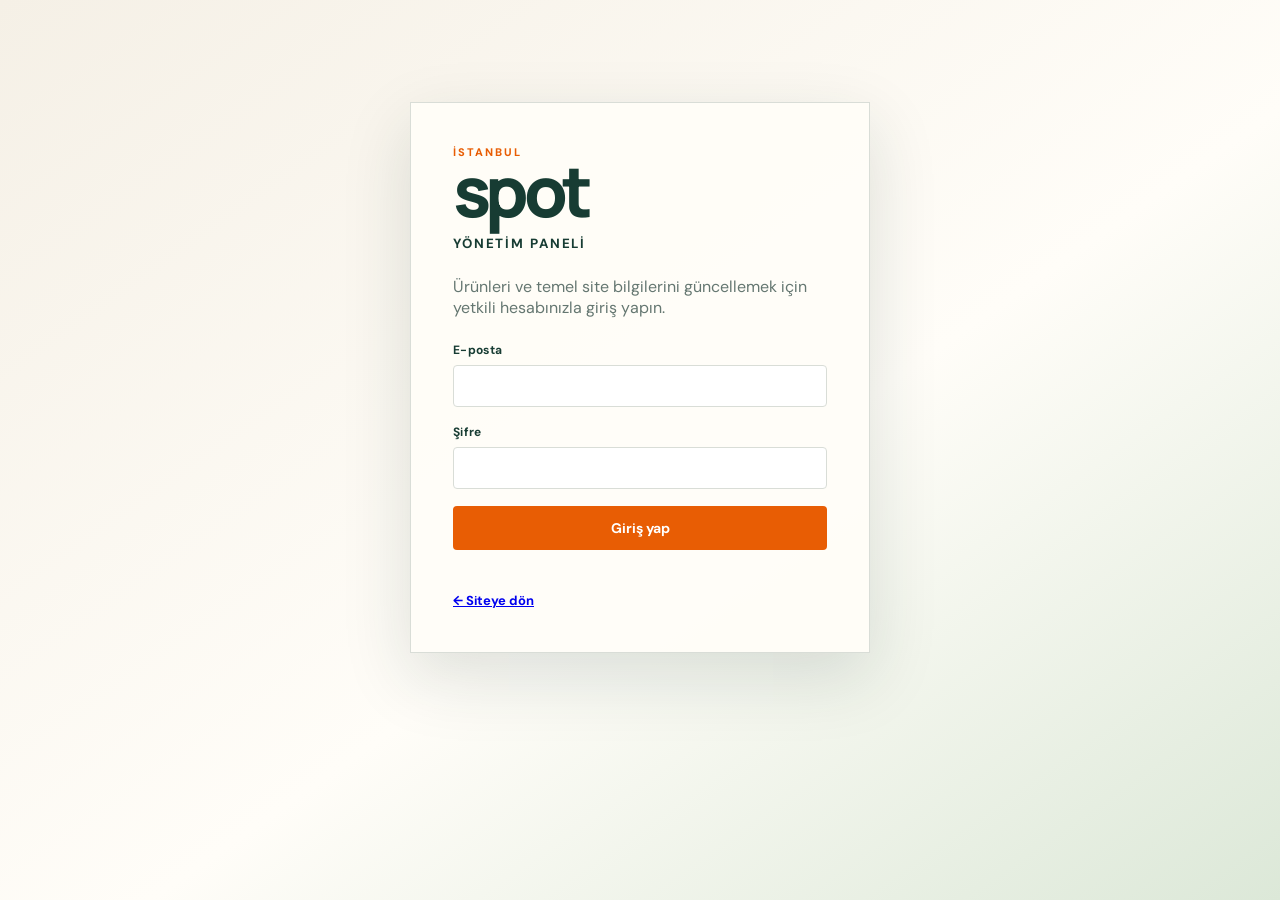
<file: admin.html>
<!doctype html>
<html lang="tr">
<head>
  <meta charset="utf-8">
  <meta name="viewport" content="width=device-width,initial-scale=1">
  <meta name="robots" content="noindex,nofollow">
  <meta name="theme-color" content="#173c33">
  <title>İstanbul Spot | Yönetim Paneli</title>
  <link rel="preconnect" href="https://fonts.googleapis.com">
  <link rel="preconnect" href="https://fonts.gstatic.com" crossorigin>
  <link href="https://fonts.googleapis.com/css2?family=DM+Sans:wght@400;500;600;700&family=Manrope:wght@600;700;800&display=swap" rel="stylesheet">
  <link rel="stylesheet" href="admin.css?v=20261030-4">
</head>
<body>
  <main class="admin-shell">
    <section class="login-card" id="loginView">
      <div class="panel-brand"><span>İSTANBUL</span><strong>spot</strong><small>YÖNETİM PANELİ</small></div>
      <p>Ürünleri ve temel site bilgilerini güncellemek için yetkili hesabınızla giriş yapın.</p>
      <div class="setup-warning" id="setupWarning" hidden>
        <strong>Bağlantı henüz tamamlanmadı.</strong>
        <span>Supabase proje adresi ve yayınlanabilir anahtar eklenmelidir.</span>
      </div>
      <form id="loginForm">
        <label>E-posta<input id="loginEmail" type="email" autocomplete="username" required></label>
        <label>Şifre<input id="loginPassword" type="password" autocomplete="current-password" required></label>
        <button class="primary-button" type="submit">Giriş yap</button>
      </form>
      <p class="form-status" id="loginStatus" role="status"></p>
      <a class="back-link" href="./">← Siteye dön</a>
    </section>

    <section class="dashboard" id="dashboardView" hidden>
      <header class="dashboard-header">
        <div><span class="kicker">İSTANBUL SPOT</span><h1>Site yönetimi</h1></div>
        <div class="header-actions"><a href="./" target="_blank" rel="noopener">Siteyi görüntüle</a><button id="logoutButton" type="button">Çıkış yap</button></div>
      </header>

      <nav class="panel-tabs" aria-label="Yönetim bölümleri">
        <button class="active" data-panel="productsPanel" type="button">Ürünler</button>
        <button data-panel="settingsPanel" type="button">Site bilgileri</button>
      </nav>

      <section class="panel-section" id="productsPanel">
        <div class="section-title"><div><p class="kicker">VİTRİN</p><h2>Ürünler</h2></div><button class="primary-button compact" id="newProductButton" type="button">+ Yeni ürün</button></div>
        <p class="panel-note">Ürünleri düzenleyebilir, fotoğraf ekleyebilir veya geçici olarak yayından kaldırabilirsiniz.</p>
        <div class="product-list" id="adminProductList"></div>
      </section>

      <section class="panel-section" id="settingsPanel" hidden>
        <div class="section-title"><div><p class="kicker">İLETİŞİM</p><h2>Site bilgileri</h2></div></div>
        <form class="settings-form" id="settingsForm">
          <div class="form-grid">
            <label>Görünen telefon<input name="phone_display" required placeholder="0554 347 39 40"></label>
            <label>Telefon / WhatsApp kodu<input name="phone_raw" required inputmode="numeric" placeholder="905543473940"></label>
            <label>Hafta içi ve cumartesi<input name="working_hours_weekdays" required placeholder="Pzt–Cmt 09:00–19:00"></label>
            <label>Pazar<input name="working_hours_sunday" required placeholder="Pazar 11:00–17:00"></label>
          </div>
          <label>Hizmet bölgesi açıklaması<textarea name="service_area_text" rows="4" required></textarea></label>
          <button class="primary-button" type="submit">Bilgileri kaydet</button>
          <p class="form-status" id="settingsStatus" role="status"></p>
        </form>
      </section>
    </section>
  </main>

  <dialog id="productEditor">
    <form id="productForm">
      <div class="dialog-header"><div><p class="kicker">ÜRÜN</p><h2 id="productEditorTitle">Yeni ürün</h2></div><button class="close-button" id="closeProductEditor" type="button" aria-label="Kapat">×</button></div>
      <input name="id" type="hidden">
      <input name="image_url" type="hidden">
      <div class="form-grid">
        <label>Ürün adı<input name="name" required></label>
        <label>Kategori<select name="category" required><option value="mobilya">Mobilya</option><option value="elektronik">Elektronik</option><option value="dekorasyon">Dekorasyon</option><option value="mutfak">Mutfak</option></select></label>
        <label>Fiyat (₺)<input name="price" type="number" min="0" step="1" required></label>
        <label>Durum<input name="condition" required placeholder="Çok iyi"></label>
        <label>Konum / ilçe<input name="location" required placeholder="Kadıköy"></label>
        <label>Ölçüler<input name="dimensions" placeholder="78 × 82 × 92 cm"></label>
        <label>Kullanım süresi<input name="age" placeholder="3 yıl"></label>
        <label>Görsel simgesi<select name="icon"><option value="chair">Koltuk</option><option value="sofa">Kanepe</option><option value="tv">Televizyon</option><option value="coffee">Kahve makinesi</option><option value="lamp">Lambader</option><option value="table">Masa</option><option value="vase">Dekorasyon</option><option value="console">Oyun konsolu</option></select></label>
        <label>Sıralama<input name="sort_order" type="number" min="0" step="1" value="0"></label>
        <label class="check-label"><input name="active" type="checkbox" checked> Sitede yayınla</label>
      </div>
      <label>Açıklama<textarea name="description" rows="4" required></textarea></label>
      <label>Ürün fotoğrafı<input name="image_file" type="file" accept="image/jpeg,image/png,image/webp"></label>
      <div class="image-preview" id="imagePreview" hidden></div>
      <div class="dialog-actions"><button class="secondary-button" id="cancelProductEditor" type="button">Vazgeç</button><button class="primary-button" type="submit">Ürünü kaydet</button></div>
      <p class="form-status" id="productStatus" role="status"></p>
    </form>
  </dialog>

  <div class="toast" id="adminToast" role="status"></div>
  <script src="supabase-config.js?v=20261030-4"></script>
  <script src="admin.js?v=20261030-4"></script>
</body>
</html>
</file>
<file: admin.css>
:root{--ink:#173c33;--ink-2:#235348;--paper:#fffdf8;--cream:#f5f0e6;--orange:#e85d04;--muted:#657771;--line:#d9ddd7;--white:#fff;--danger:#a83d2b;--shadow:0 24px 65px rgba(20,50,43,.14)}
[hidden]{display:none!important}
*{box-sizing:border-box}body{margin:0;min-height:100vh;background:linear-gradient(145deg,#f5f0e6,#fffdf8 56%,#dce8d8);color:var(--ink);font-family:"DM Sans",sans-serif}.admin-shell{width:min(1180px,calc(100% - 32px));margin:0 auto;padding:48px 0 80px}.login-card{width:min(460px,100%);margin:6vh auto 0;background:rgba(255,253,248,.96);border:1px solid var(--line);padding:42px;box-shadow:var(--shadow)}.panel-brand{display:grid;justify-items:start}.panel-brand span,.kicker{font-size:11px;font-weight:800;letter-spacing:.18em;color:var(--orange)}.panel-brand strong{font:800 70px/.9 Manrope,sans-serif;letter-spacing:-.08em}.panel-brand small{margin-top:13px;font-weight:700;letter-spacing:.14em}.login-card>p{color:var(--muted);margin:24px 0}.login-card form,.settings-form,#productForm{display:grid;gap:17px}label{display:grid;gap:7px;font-size:12px;font-weight:700;letter-spacing:.025em}input,select,textarea{width:100%;border:1px solid var(--line);background:var(--white);color:var(--ink);padding:12px 13px;font:inherit;border-radius:4px;outline:0}input:focus,select:focus,textarea:focus{border-color:var(--orange);box-shadow:0 0 0 3px rgba(232,93,4,.11)}textarea{resize:vertical}.primary-button,.secondary-button,.header-actions button,.header-actions a,.panel-tabs button{border:0;border-radius:4px;padding:13px 18px;font:700 14px "DM Sans",sans-serif;cursor:pointer}.primary-button{background:var(--orange);color:#fff}.primary-button:hover{background:#cc5000}.secondary-button{background:var(--cream);color:var(--ink);border:1px solid var(--line)}.compact{padding:10px 15px}.back-link{display:inline-block;margin-top:22px;font-weight:700;font-size:13px}.form-status{min-height:20px;margin:0!important;color:var(--muted)!important;font-size:13px}.form-status.error{color:var(--danger)!important}.setup-warning{display:grid;gap:5px;background:#fff1dd;border-left:4px solid var(--orange);padding:14px;margin-bottom:18px}.setup-warning span{font-size:13px;color:var(--muted)}
.dashboard{background:rgba(255,253,248,.98);border:1px solid var(--line);box-shadow:var(--shadow);min-height:720px}.dashboard-header{display:flex;justify-content:space-between;align-items:center;gap:25px;padding:28px 34px;border-bottom:1px solid var(--line)}h1,h2{font-family:Manrope,sans-serif;letter-spacing:-.04em;margin:2px 0 0}h1{font-size:32px}h2{font-size:29px}.header-actions{display:flex;gap:10px}.header-actions a{background:var(--cream)}.header-actions button{background:var(--ink);color:#fff}.panel-tabs{display:flex;padding:0 34px;border-bottom:1px solid var(--line)}.panel-tabs button{background:transparent;border-bottom:3px solid transparent;border-radius:0;color:var(--muted)}.panel-tabs button.active{color:var(--ink);border-bottom-color:var(--orange)}.panel-section{padding:32px 34px 45px}.section-title{display:flex;justify-content:space-between;align-items:center;gap:20px}.panel-note{color:var(--muted);margin:8px 0 25px}.product-list{display:grid;gap:11px}.admin-product{display:grid;grid-template-columns:70px 1fr auto;align-items:center;gap:16px;border:1px solid var(--line);background:white;padding:10px}.admin-product.inactive{opacity:.62}.product-thumb{width:70px;height:58px;display:grid;place-items:center;background:var(--cream);overflow:hidden}.product-thumb img{width:100%;height:100%;object-fit:cover}.product-thumb span{font-size:25px}.product-summary strong{display:block;font:700 15px Manrope}.product-summary span{color:var(--muted);font-size:12px}.product-row-actions{display:flex;gap:8px}.product-row-actions button{border:1px solid var(--line);background:var(--paper);padding:8px 10px;font-weight:700;cursor:pointer}.product-row-actions .toggle-off{color:var(--danger)}.form-grid{display:grid;grid-template-columns:1fr 1fr;gap:15px}.check-label{display:flex;align-items:center;gap:9px;align-self:end;min-height:46px}.check-label input{width:auto}.settings-form{max-width:760px;margin-top:25px}
dialog{width:min(780px,calc(100% - 28px));max-height:92vh;border:0;padding:0;background:var(--paper);color:var(--ink);box-shadow:0 30px 100px rgba(0,0,0,.3)}dialog::backdrop{background:rgba(9,29,24,.73);backdrop-filter:blur(4px)}#productForm{padding:30px}.dialog-header{display:flex;align-items:start;justify-content:space-between}.close-button{border:0;background:var(--cream);width:38px;height:38px;border-radius:50%;font-size:25px;cursor:pointer}.dialog-actions{display:flex;justify-content:flex-end;gap:10px}.image-preview{height:180px;background:var(--cream);border:1px solid var(--line);overflow:hidden}.image-preview img{width:100%;height:100%;object-fit:contain}.toast{position:fixed;left:50%;bottom:25px;transform:translate(-50%,120px);background:var(--ink);color:white;padding:12px 20px;box-shadow:var(--shadow);transition:.25s transform}.toast.show{transform:translate(-50%,0)}
@media(max-width:700px){.admin-shell{width:100%;padding:0}.login-card{margin:0;min-height:100vh;padding:34px 23px}.dashboard{border:0;min-height:100vh}.dashboard-header{align-items:flex-start;flex-direction:column;padding:24px 20px}.header-actions{width:100%}.header-actions>*{flex:1;text-align:center}.panel-tabs,.panel-section{padding-left:20px;padding-right:20px}.form-grid{grid-template-columns:1fr}.admin-product{grid-template-columns:54px 1fr}.product-thumb{width:54px}.product-row-actions{grid-column:1/-1}.product-row-actions button{flex:1}#productForm{padding:22px 18px}}
</file>
